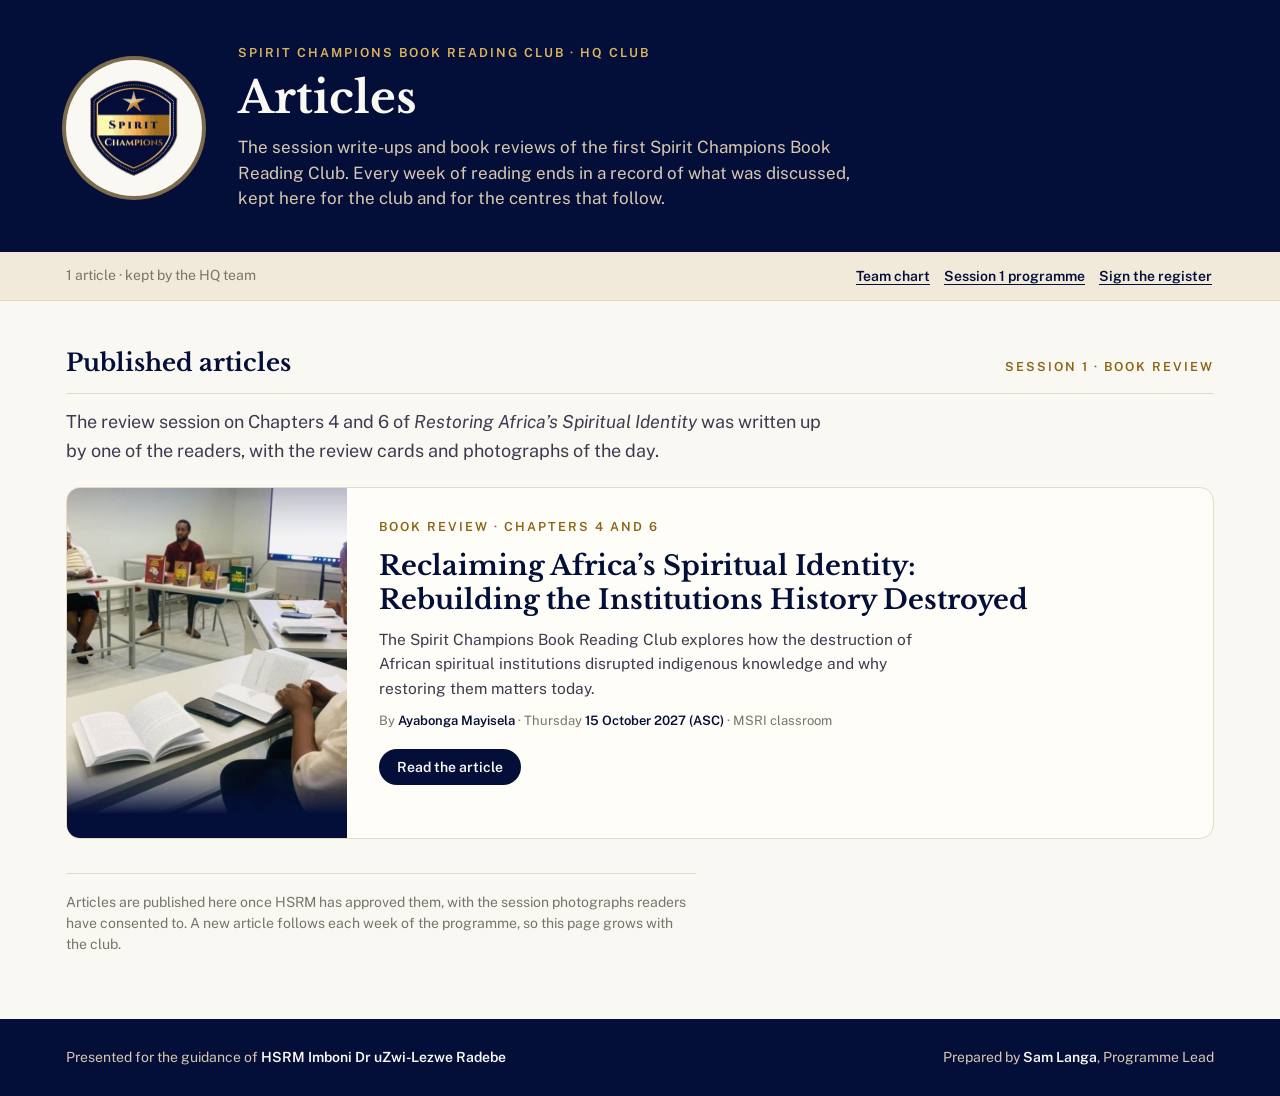
<file: articles.html>
<!doctype html>
<html lang="en">
<head>
<meta charset="utf-8">
<meta name="viewport" content="width=device-width, initial-scale=1, viewport-fit=cover">
<meta name="robots" content="noindex, nofollow">
<title>Articles · Spirit Champions HQ</title>
<meta name="description" content="Session write-ups, book reviews and photographs from the Spirit Champions Book Reading Club at HQ.">
<link rel="icon" href="/assets/logo.png">
<link rel="preconnect" href="https://fonts.googleapis.com">
<link rel="preconnect" href="https://fonts.gstatic.com" crossorigin>
<link rel="stylesheet" href="https://fonts.googleapis.com/css2?family=Libre+Baskerville:ital,wght@0,400;0,700;1,400&family=Public+Sans:wght@400;500;600;700&display=swap">
<link rel="stylesheet" href="/assets/style.css">
<link rel="stylesheet" href="/assets/articles/style.css">
</head>
<body>
<header class="mast">
  <div class="wrap">
    <div class="plate"><img src="/assets/logo.png" alt="Spirit Champions logo"></div>
    <div class="grow">
      <p class="eyebrow">Spirit Champions Book Reading Club · HQ Club</p>
      <h1>Articles</h1>
      <p class="sub">The session write-ups and book reviews of the first Spirit Champions Book Reading Club. Every week of reading ends in a record of what was discussed, kept here for the club and for the centres that follow.</p>
    </div>
  </div>
</header>

<div class="strip">
  <div class="wrap">
    <span class="note"><span id="count">1 article</span> · kept by the HQ team</span>
    <span class="actions"><a class="lnk" href="/">Team chart</a><a class="lnk" href="/programme">Session 1 programme</a><a class="lnk" href="/register">Sign the register</a></span>
  </div>
</div>

<main>
  <div class="wrap page">
    <section aria-labelledby="pub-h">
      <div class="sec-head"><h2 id="pub-h">Published articles</h2><span class="eyebrow">Session 1 · Book review</span></div>
      <p class="hub-lead">The review session on Chapters 4 and 6 of <i>Restoring Africa’s Spiritual Identity</i> was written up by one of the readers, with the review cards and photographs of the day.</p>

      <div class="art-list">
        <article class="art-item">
          <div class="thumb">
            <img src="/assets/articles/reclaiming-africas-spiritual-identity/card.jpg" alt="The Spirit Champions Book Reading Club in session at the MSRI classroom" width="640" height="800">
          </div>
          <div class="txt">
            <p class="eyebrow">Book review · Chapters 4 and 6</p>
            <h2><a href="/articles/reclaiming-africas-spiritual-identity">Reclaiming Africa’s Spiritual Identity: Rebuilding the Institutions History Destroyed</a></h2>
            <p class="stand">The Spirit Champions Book Reading Club explores how the destruction of African spiritual institutions disrupted indigenous knowledge and why restoring them matters today.</p>
            <p class="meta">By <b>Ayabonga Mayisela</b> · Thursday <b>15 October 2027 (ASC)</b> · MSRI classroom</p>
            <a class="btn" href="/articles/reclaiming-africas-spiritual-identity">Read the article</a>
          </div>
        </article>
      </div>

      <p class="hub-note">Articles are published here once HSRM has approved them, with the session photographs readers have consented to. A new article follows each week of the programme, so this page grows with the club.</p>
    </section>
  </div>
</main>

<footer>
  <div class="wrap">
    <span>Presented for the guidance of <b>HSRM Imboni Dr uZwi-Lezwe Radebe</b></span>
    <span>Prepared by <b>Sam Langa</b>, Programme Lead</span>
  </div>
</footer>

<script>
/* The count in the strip follows the list, so the page stays right when an article is added. */
(function () {
  const n = document.querySelectorAll(".art-list .art-item").length;
  const el = document.getElementById("count");
  if (el) el.textContent = n + (n === 1 ? " article" : " articles");
})();
</script>
</body>
</html>
</file>
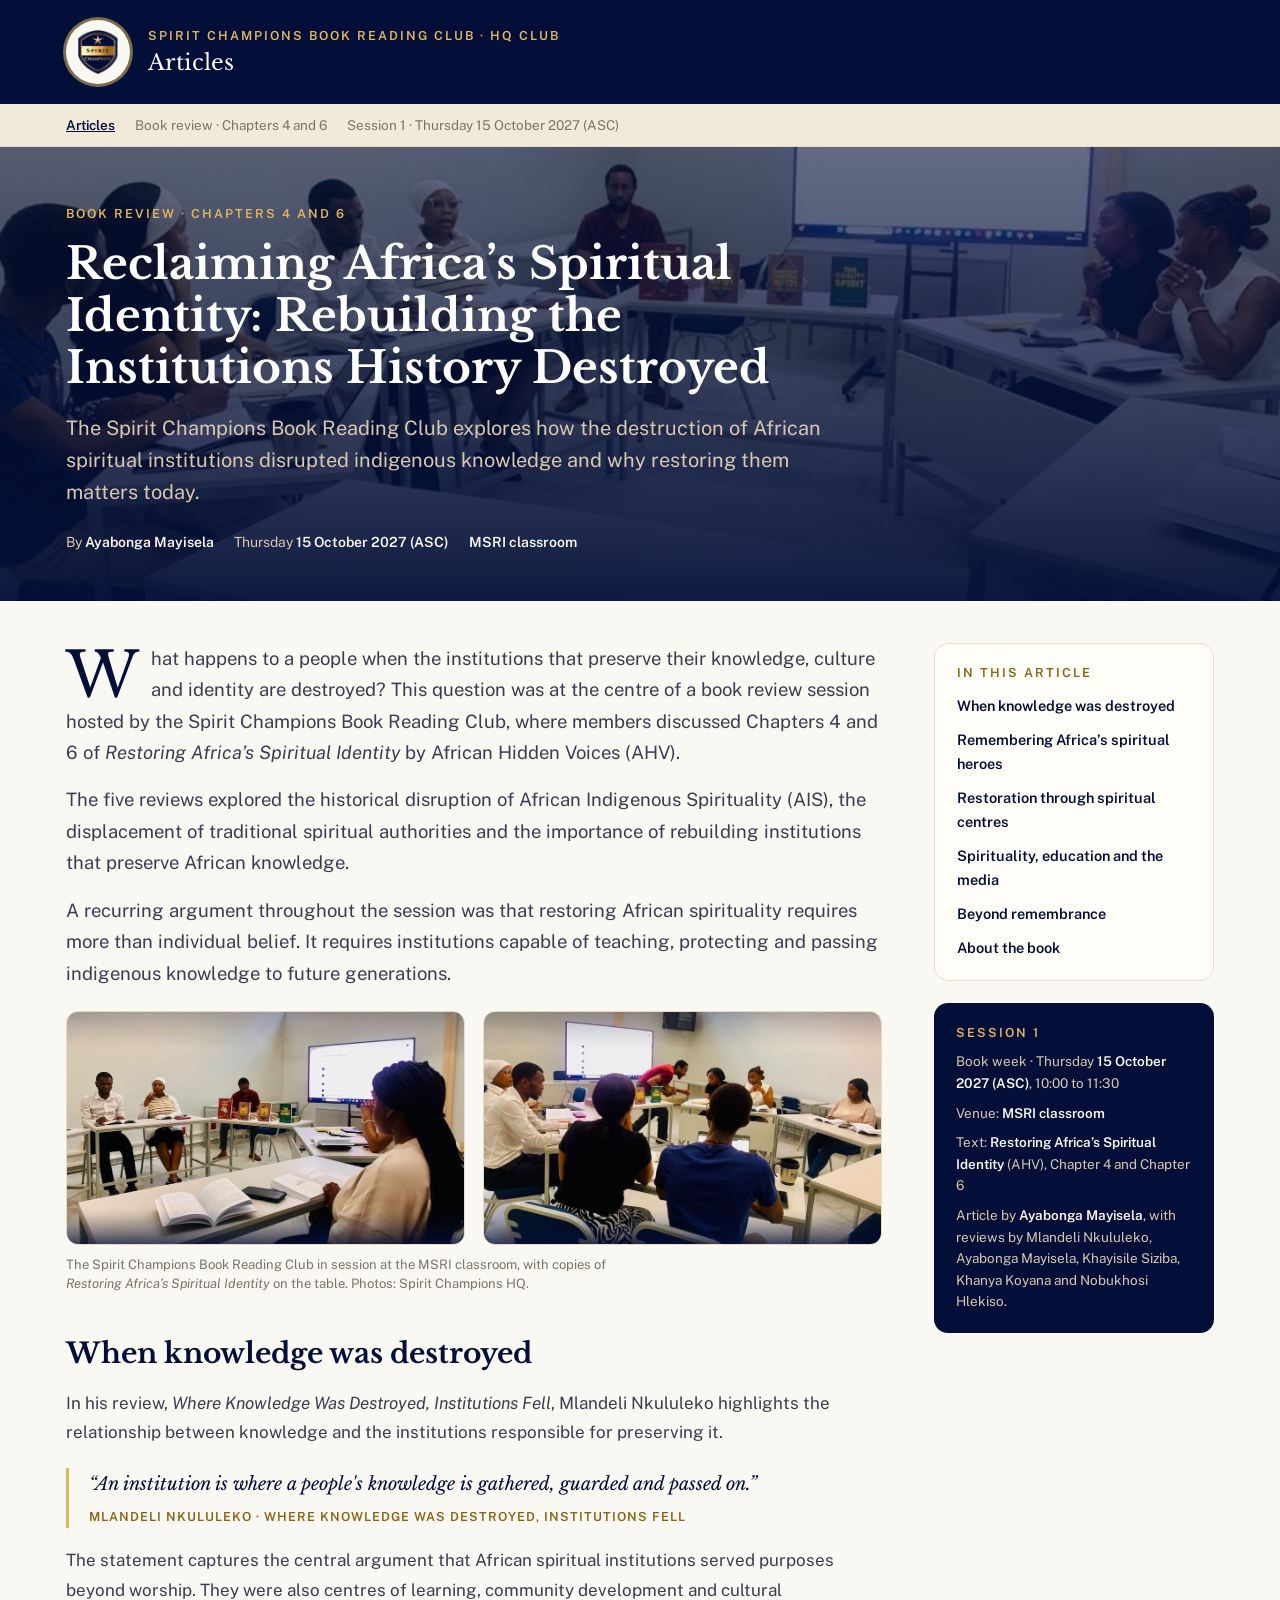
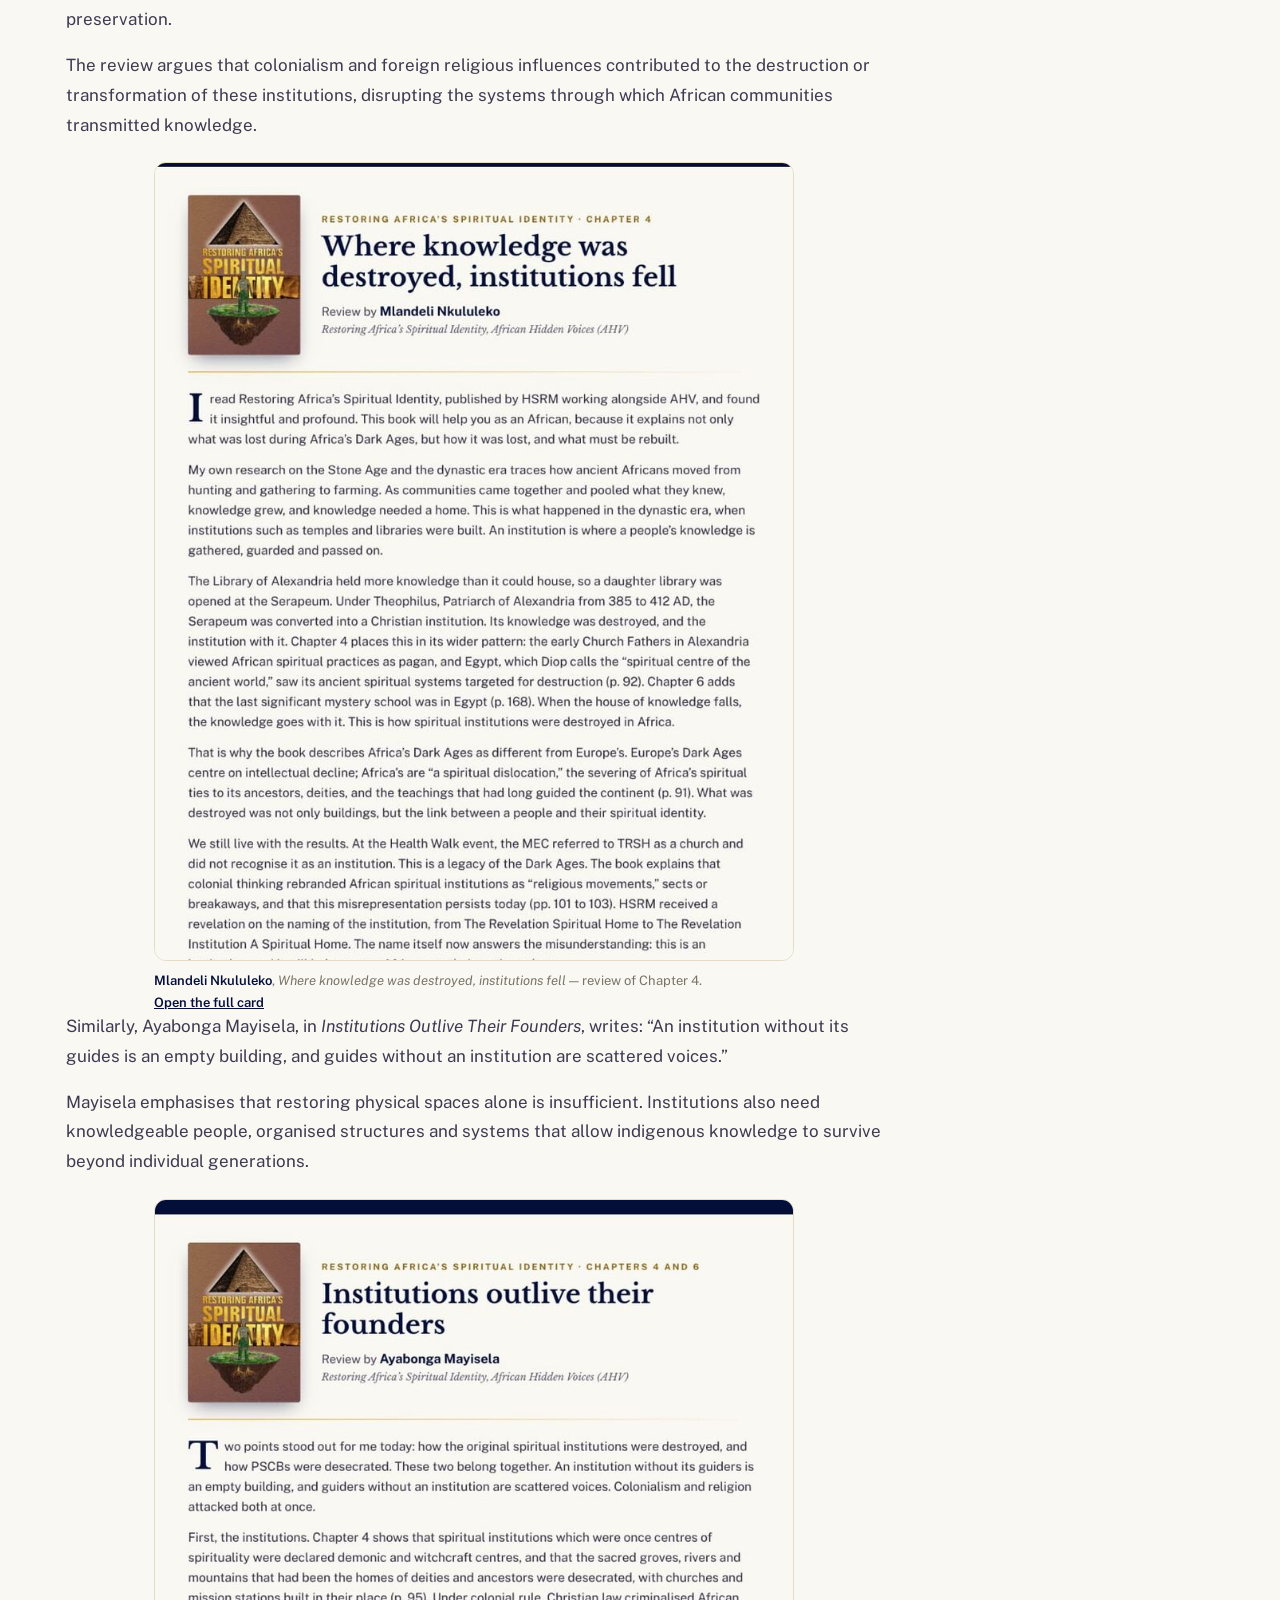
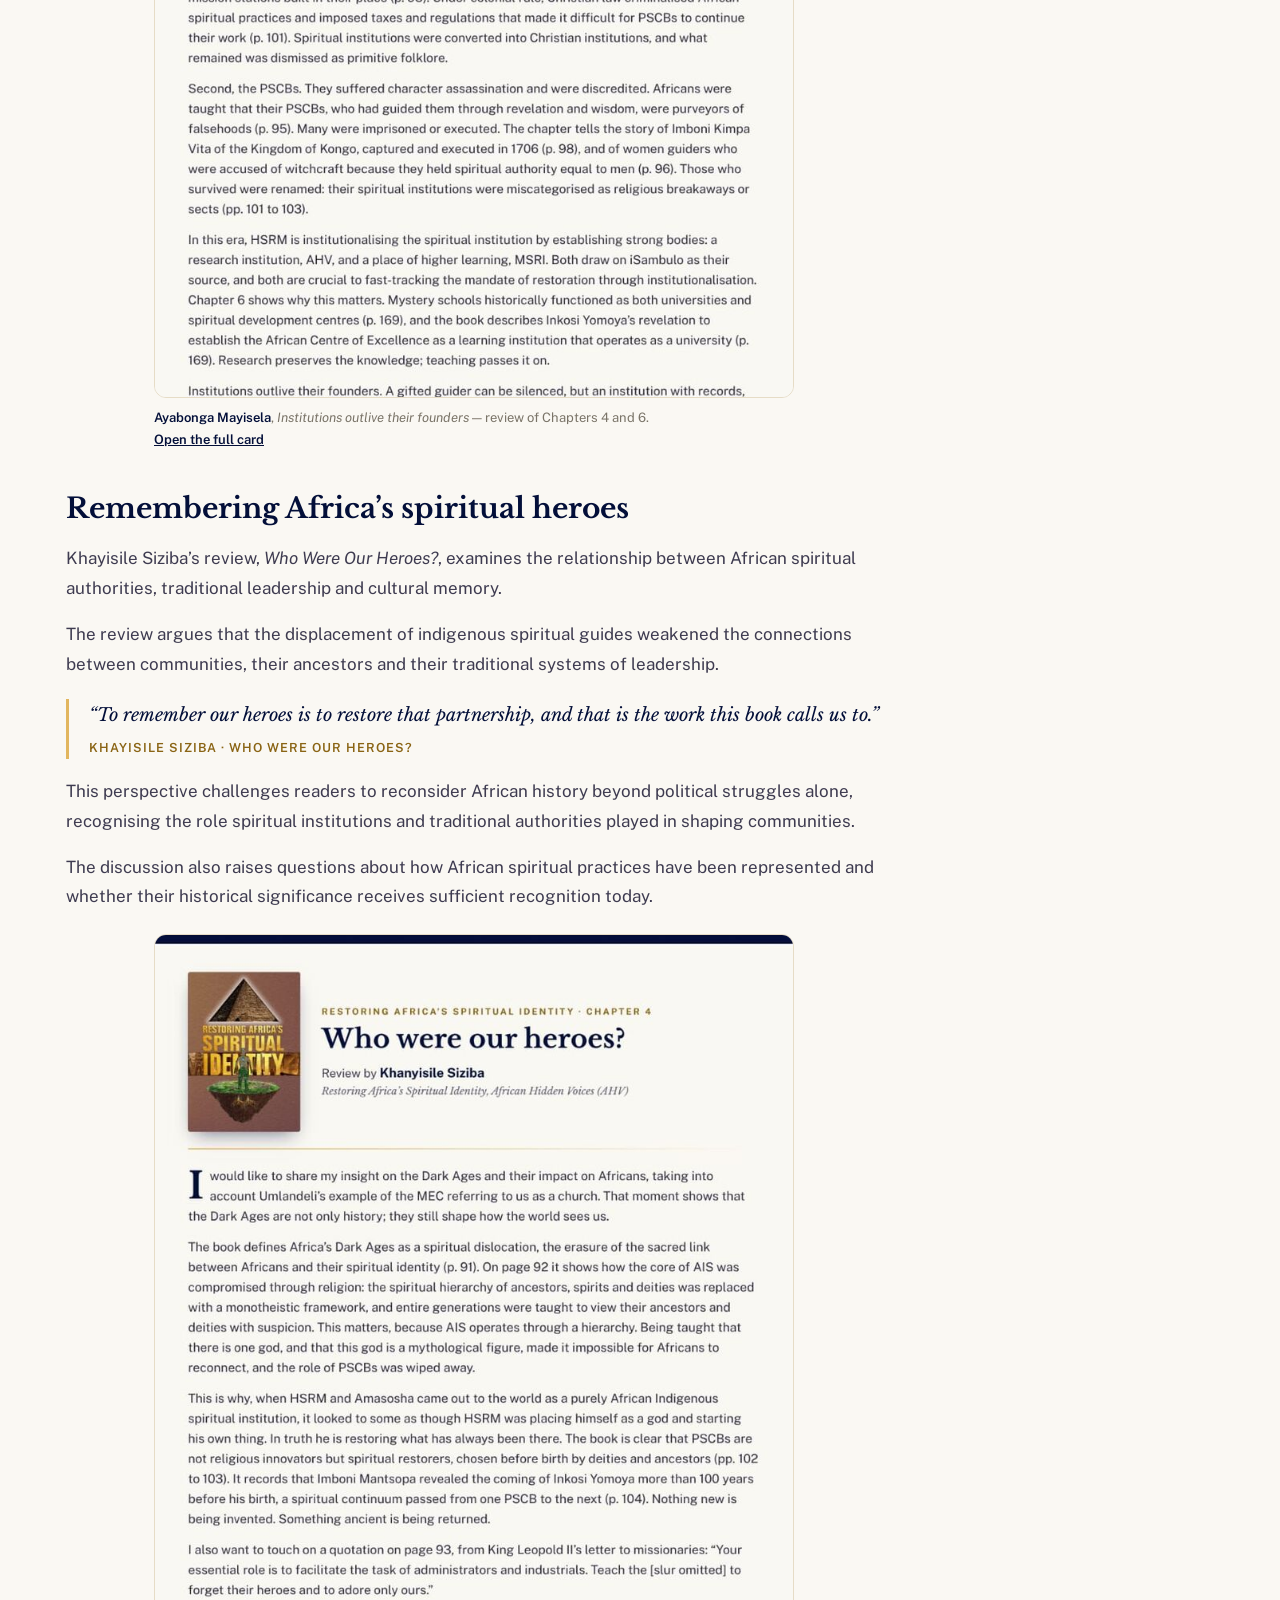
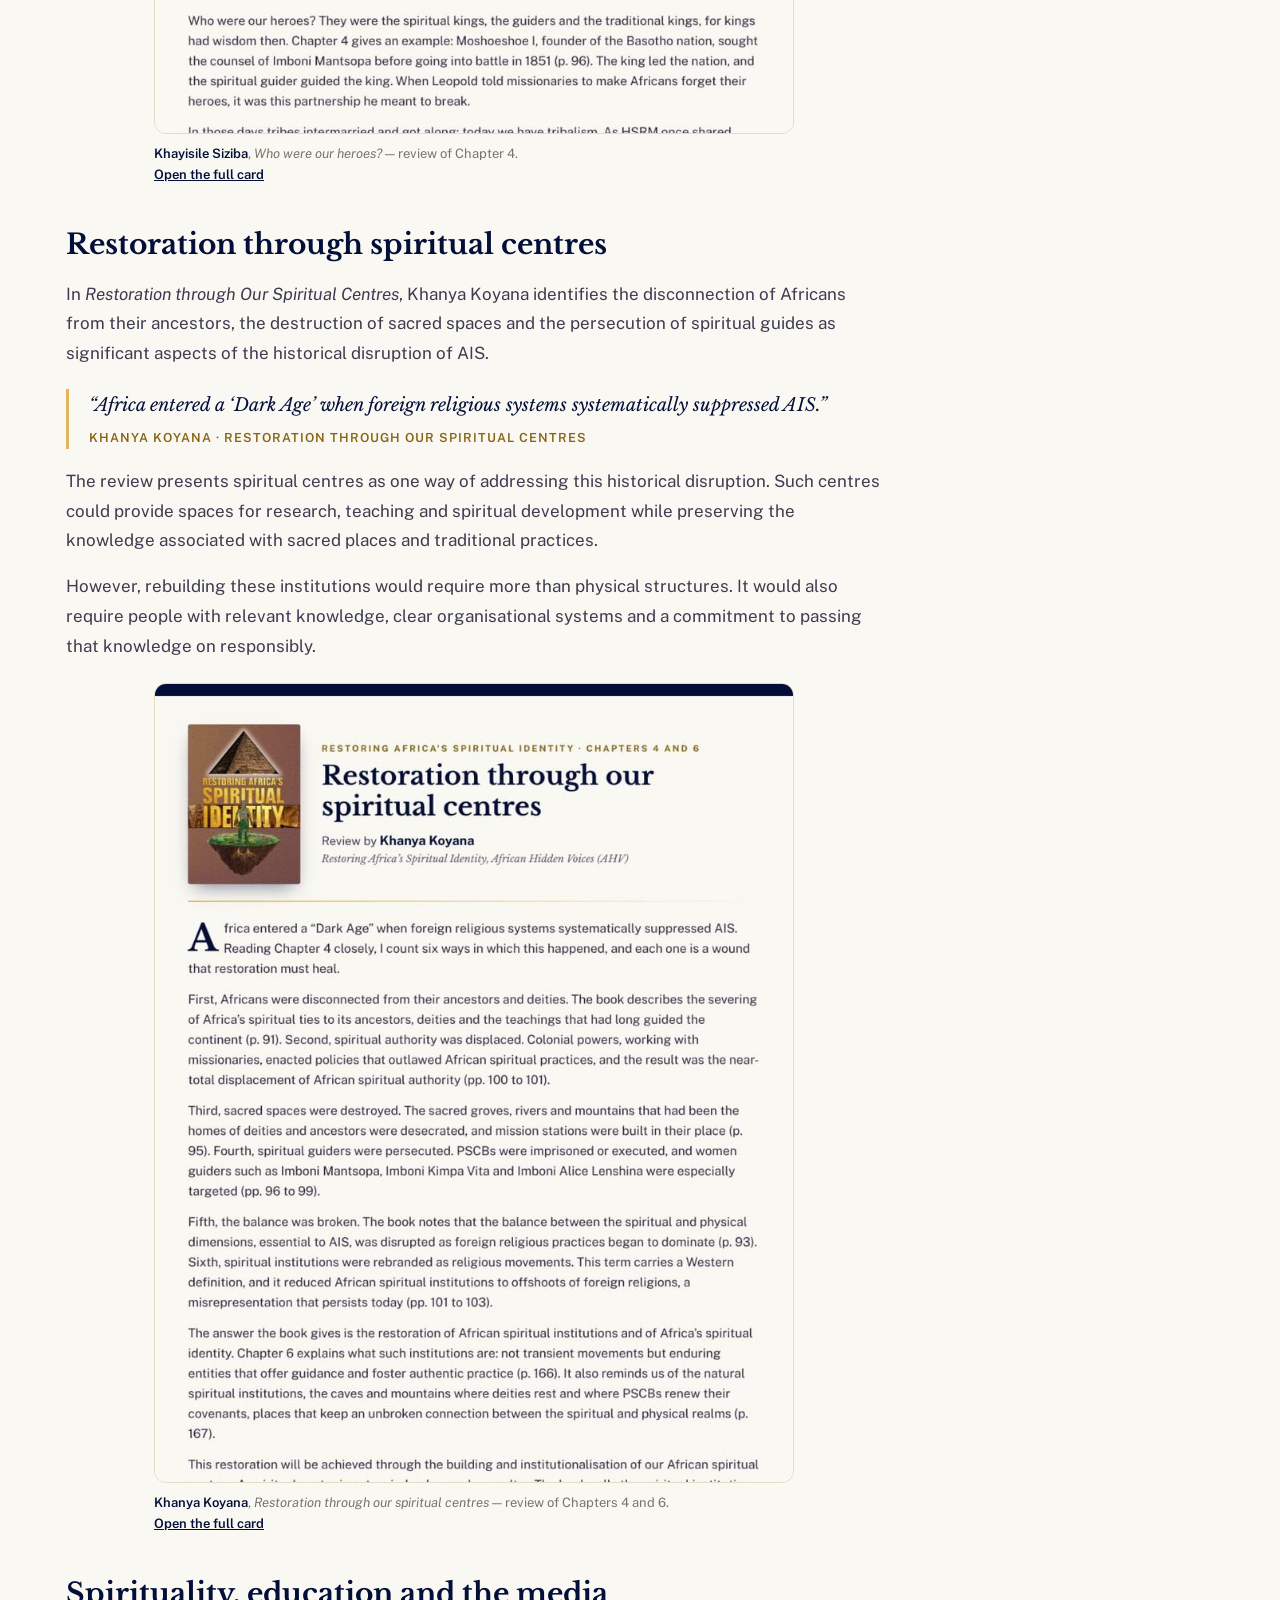
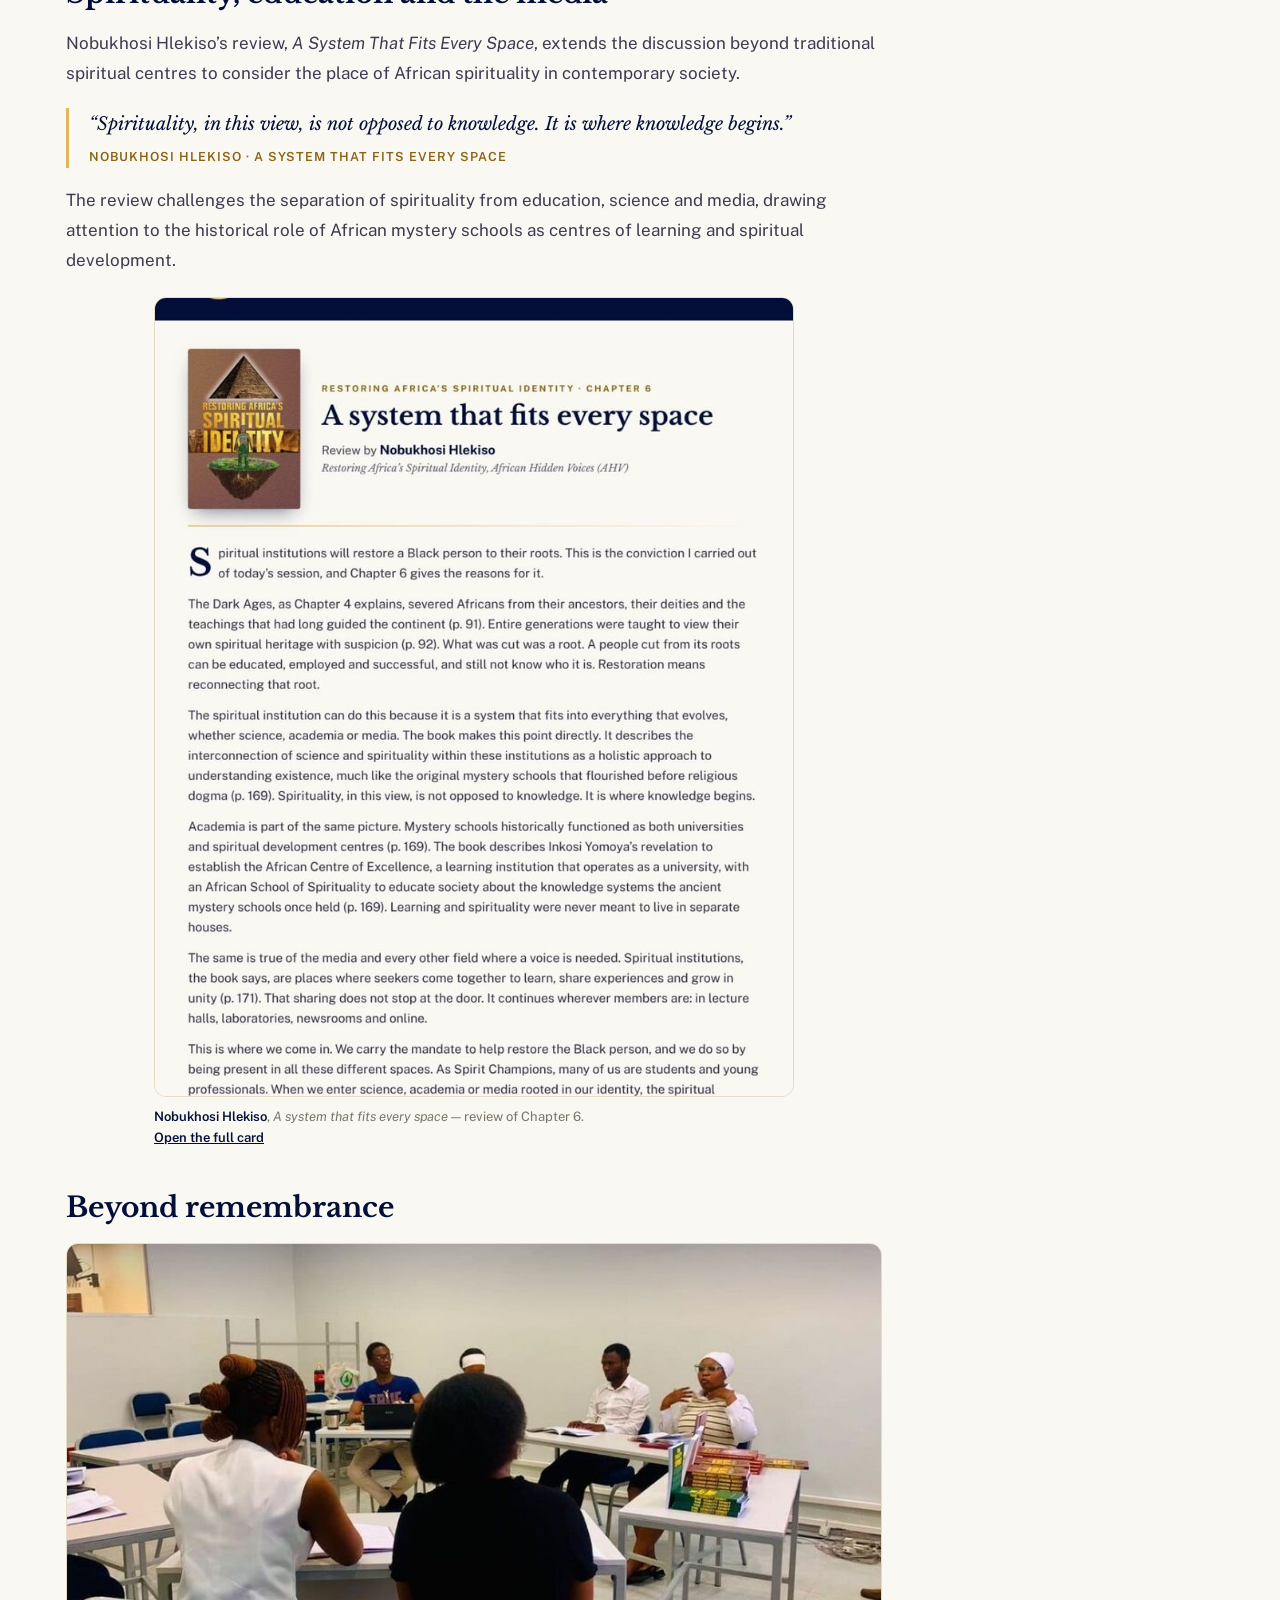
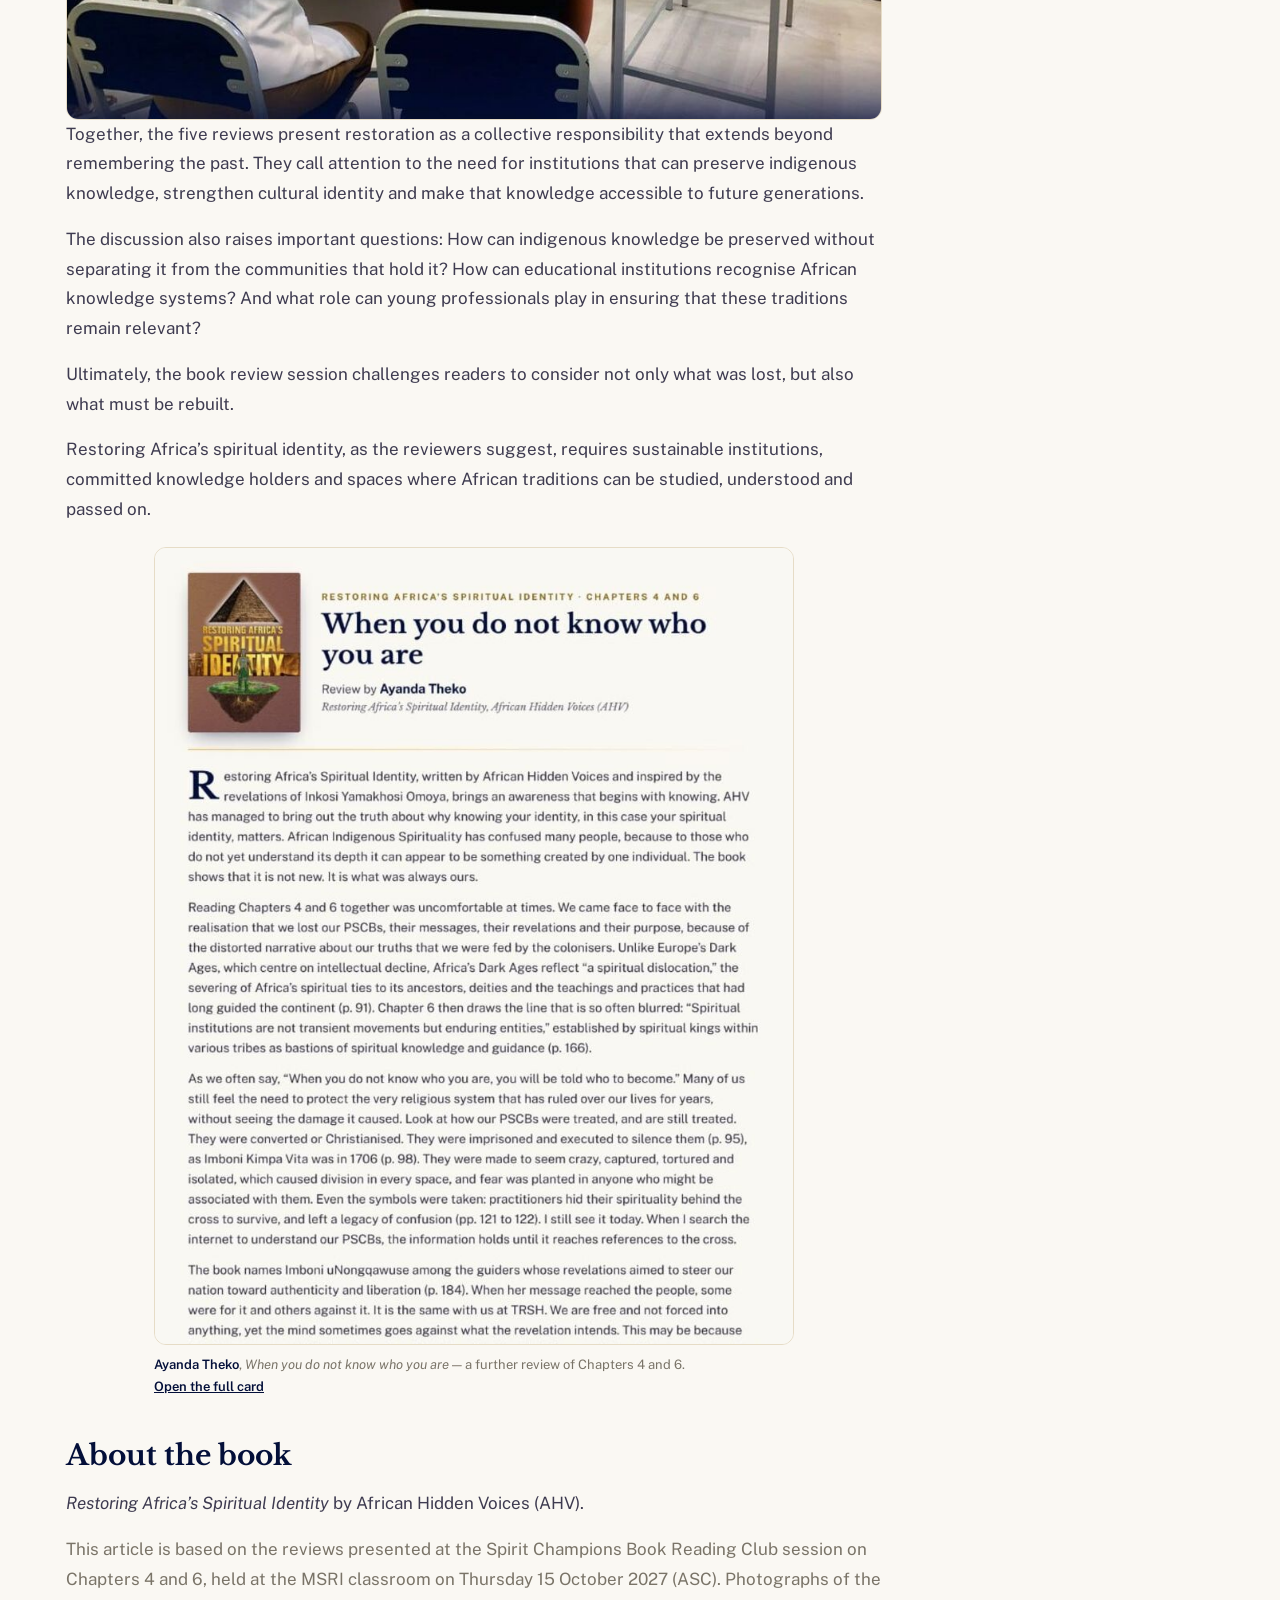
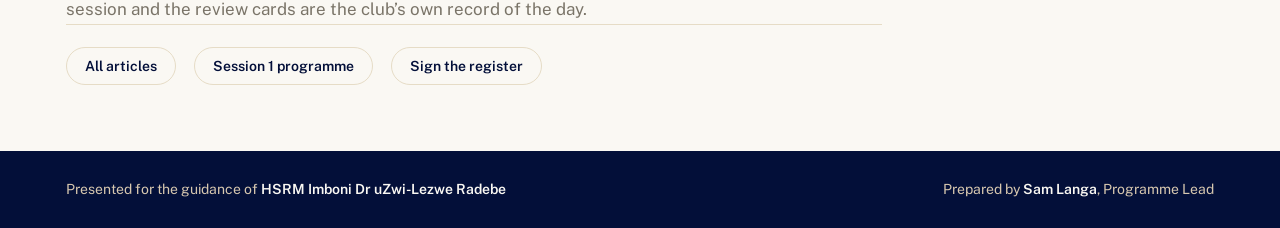
<file: articles/reclaiming-africas-spiritual-identity.html>
<!doctype html>
<html lang="en">
<head>
<meta charset="utf-8">
<meta name="viewport" content="width=device-width, initial-scale=1, viewport-fit=cover">
<meta name="robots" content="noindex, nofollow">
<title>Reclaiming Africa's Spiritual Identity · Spirit Champions HQ</title>
<meta name="description" content="The Spirit Champions Book Reading Club explores how the destruction of African spiritual institutions disrupted indigenous knowledge and why restoring them matters today.">
<link rel="icon" href="/assets/logo.png">
<link rel="preconnect" href="https://fonts.googleapis.com">
<link rel="preconnect" href="https://fonts.gstatic.com" crossorigin>
<link rel="stylesheet" href="https://fonts.googleapis.com/css2?family=Libre+Baskerville:ital,wght@0,400;0,700;1,400&family=Public+Sans:wght@400;500;600;700&display=swap">
<link rel="stylesheet" href="/assets/style.css">
<link rel="stylesheet" href="/assets/articles/style.css">
</head>
<body>
<header class="mast slim">
  <div class="wrap">
    <div class="plate"><img src="/assets/logo.png" alt="Spirit Champions logo"></div>
    <div class="grow">
      <p class="eyebrow">Spirit Champions Book Reading Club · HQ Club</p>
      <p class="mast-link"><a href="/articles">Articles</a></p>
    </div>
  </div>
</header>

<nav class="crumbs" aria-label="Breadcrumb">
  <div class="wrap">
    <span><a href="/articles">Articles</a></span>
    <span>Book review · Chapters 4 and 6</span>
    <span>Session 1 · Thursday 15 October 2027 (ASC)</span>
  </div>
</nav>

<div class="art-hero">
  <img class="bg" src="/assets/articles/reclaiming-africas-spiritual-identity/hero.jpg" alt="" width="1600" height="933">
  <div class="wrap">
    <div class="inner">
      <p class="eyebrow">Book review · Chapters 4 and 6</p>
      <h1>Reclaiming Africa’s Spiritual Identity: Rebuilding the Institutions History Destroyed</h1>
      <p class="stand">The Spirit Champions Book Reading Club explores how the destruction of African spiritual institutions disrupted indigenous knowledge and why restoring them matters today.</p>
      <p class="byline"><span>By <b>Ayabonga Mayisela</b></span><span>Thursday <b>15 October 2027 (ASC)</b></span><span><b>MSRI classroom</b></span></p>
    </div>
  </div>
</div>

<main>
  <div class="wrap art-wrap">

    <article class="art-main">

      <section class="art-lede">
        <p>What happens to a people when the institutions that preserve their knowledge, culture and identity are destroyed? This question was at the centre of a book review session hosted by the Spirit Champions Book Reading Club, where members discussed Chapters 4 and 6 of <i>Restoring Africa’s Spiritual Identity</i> by African Hidden Voices (AHV).</p>
        <p>The five reviews explored the historical disruption of African Indigenous Spirituality (AIS), the displacement of traditional spiritual authorities and the importance of rebuilding institutions that preserve African knowledge.</p>
        <p>A recurring argument throughout the session was that restoring African spirituality requires more than individual belief. It requires institutions capable of teaching, protecting and passing indigenous knowledge to future generations.</p>
        <figure class="figure">
          <div class="duo">
            <a href="/assets/articles/reclaiming-africas-spiritual-identity/room-1.jpg" target="_blank" rel="noopener">
              <img src="/assets/articles/reclaiming-africas-spiritual-identity/room-1.jpg" alt="Members seated around the tables of the MSRI classroom during the book review session" width="900" height="525">
            </a>
            <a href="/assets/articles/reclaiming-africas-spiritual-identity/room-2.jpg" target="_blank" rel="noopener">
              <img src="/assets/articles/reclaiming-africas-spiritual-identity/room-2.jpg" alt="Readers with open books and notebooks as the review of Chapters 4 and 6 is presented" width="900" height="525">
            </a>
          </div>
          <figcaption>The Spirit Champions Book Reading Club in session at the MSRI classroom, with copies of <i>Restoring Africa’s Spiritual Identity</i> on the table. Photos: Spirit Champions HQ.</figcaption>
        </figure>
      </section>

      <section id="knowledge">
        <h2>When knowledge was destroyed</h2>
        <p>In his review, <i>Where Knowledge Was Destroyed, Institutions Fell</i>, Mlandeli Nkululeko highlights the relationship between knowledge and the institutions responsible for preserving it.</p>
        <blockquote>
          “An institution is where a people's knowledge is gathered, guarded and passed on.”
          <cite>Mlandeli Nkululeko · Where Knowledge Was Destroyed, Institutions Fell</cite>
        </blockquote>
        <p>The statement captures the central argument that African spiritual institutions served purposes beyond worship. They were also centres of learning, community development and cultural preservation.</p>
        <p>The review argues that colonialism and foreign religious influences contributed to the destruction or transformation of these institutions, disrupting the systems through which African communities transmitted knowledge.</p>
        <figure class="figure narrow">
          <a href="/assets/articles/reclaiming-africas-spiritual-identity/review-knowledge.jpg" target="_blank" rel="noopener">
            <img src="/assets/articles/reclaiming-africas-spiritual-identity/review-knowledge.jpg" alt="Review card: Where knowledge was destroyed, institutions fell, a review of Chapter 4 by Mlandeli Nkululeko" loading="lazy" width="800" height="1000">
          </a>
          <figcaption><b>Mlandeli Nkululeko</b>, <i>Where knowledge was destroyed, institutions fell</i> — review of Chapter 4. <a class="full" href="/assets/articles/reclaiming-africas-spiritual-identity/review-knowledge.jpg" target="_blank" rel="noopener">Open the full card</a></figcaption>
        </figure>
        <p>Similarly, Ayabonga Mayisela, in <i>Institutions Outlive Their Founders</i>, writes: “An institution without its guides is an empty building, and guides without an institution are scattered voices.”</p>
        <p>Mayisela emphasises that restoring physical spaces alone is insufficient. Institutions also need knowledgeable people, organised structures and systems that allow indigenous knowledge to survive beyond individual generations.</p>
        <figure class="figure narrow">
          <a href="/assets/articles/reclaiming-africas-spiritual-identity/review-institutions.jpg" target="_blank" rel="noopener">
            <img src="/assets/articles/reclaiming-africas-spiritual-identity/review-institutions.jpg" alt="Review card: Institutions outlive their founders, a review of Chapters 4 and 6 by Ayabonga Mayisela" loading="lazy" width="800" height="1000">
          </a>
          <figcaption><b>Ayabonga Mayisela</b>, <i>Institutions outlive their founders</i> — review of Chapters 4 and 6. <a class="full" href="/assets/articles/reclaiming-africas-spiritual-identity/review-institutions.jpg" target="_blank" rel="noopener">Open the full card</a></figcaption>
        </figure>
      </section>

      <section id="heroes">
        <h2>Remembering Africa’s spiritual heroes</h2>
        <p>Khayisile Siziba’s review, <i>Who Were Our Heroes?</i>, examines the relationship between African spiritual authorities, traditional leadership and cultural memory.</p>
        <p>The review argues that the displacement of indigenous spiritual guides weakened the connections between communities, their ancestors and their traditional systems of leadership.</p>
        <blockquote>
          “To remember our heroes is to restore that partnership, and that is the work this book calls us to.”
          <cite>Khayisile Siziba · Who Were Our Heroes?</cite>
        </blockquote>
        <p>This perspective challenges readers to reconsider African history beyond political struggles alone, recognising the role spiritual institutions and traditional authorities played in shaping communities.</p>
        <p>The discussion also raises questions about how African spiritual practices have been represented and whether their historical significance receives sufficient recognition today.</p>
        <figure class="figure narrow">
          <a href="/assets/articles/reclaiming-africas-spiritual-identity/review-heroes.jpg" target="_blank" rel="noopener">
            <img src="/assets/articles/reclaiming-africas-spiritual-identity/review-heroes.jpg" alt="Review card: Who were our heroes?, a review of Chapter 4 by Khayisile Siziba" loading="lazy" width="800" height="1000">
          </a>
          <figcaption><b>Khayisile Siziba</b>, <i>Who were our heroes?</i> — review of Chapter 4. <a class="full" href="/assets/articles/reclaiming-africas-spiritual-identity/review-heroes.jpg" target="_blank" rel="noopener">Open the full card</a></figcaption>
        </figure>
      </section>

      <section id="centres">
        <h2>Restoration through spiritual centres</h2>
        <p>In <i>Restoration through Our Spiritual Centres</i>, Khanya Koyana identifies the disconnection of Africans from their ancestors, the destruction of sacred spaces and the persecution of spiritual guides as significant aspects of the historical disruption of AIS.</p>
        <blockquote>
          “Africa entered a ‘Dark Age’ when foreign religious systems systematically suppressed AIS.”
          <cite>Khanya Koyana · Restoration through Our Spiritual Centres</cite>
        </blockquote>
        <p>The review presents spiritual centres as one way of addressing this historical disruption. Such centres could provide spaces for research, teaching and spiritual development while preserving the knowledge associated with sacred places and traditional practices.</p>
        <p>However, rebuilding these institutions would require more than physical structures. It would also require people with relevant knowledge, clear organisational systems and a commitment to passing that knowledge on responsibly.</p>
        <figure class="figure narrow">
          <a href="/assets/articles/reclaiming-africas-spiritual-identity/review-centres.jpg" target="_blank" rel="noopener">
            <img src="/assets/articles/reclaiming-africas-spiritual-identity/review-centres.jpg" alt="Review card: Restoration through our spiritual centres, a review of Chapters 4 and 6 by Khanya Koyana" loading="lazy" width="800" height="1000">
          </a>
          <figcaption><b>Khanya Koyana</b>, <i>Restoration through our spiritual centres</i> — review of Chapters 4 and 6. <a class="full" href="/assets/articles/reclaiming-africas-spiritual-identity/review-centres.jpg" target="_blank" rel="noopener">Open the full card</a></figcaption>
        </figure>
      </section>

      <section id="media">
        <h2>Spirituality, education and the media</h2>
        <p>Nobukhosi Hlekiso’s review, <i>A System That Fits Every Space</i>, extends the discussion beyond traditional spiritual centres to consider the place of African spirituality in contemporary society.</p>
        <blockquote>
          “Spirituality, in this view, is not opposed to knowledge. It is where knowledge begins.”
          <cite>Nobukhosi Hlekiso · A System That Fits Every Space</cite>
        </blockquote>
        <p>The review challenges the separation of spirituality from education, science and media, drawing attention to the historical role of African mystery schools as centres of learning and spiritual development.</p>
        <figure class="figure narrow">
          <a href="/assets/articles/reclaiming-africas-spiritual-identity/review-system.jpg" target="_blank" rel="noopener">
            <img src="/assets/articles/reclaiming-africas-spiritual-identity/review-system.jpg" alt="Review card: A system that fits every space, a review of Chapter 6 by Nobukhosi Hlekiso" loading="lazy" width="800" height="1000">
          </a>
          <figcaption><b>Nobukhosi Hlekiso</b>, <i>A system that fits every space</i> — review of Chapter 6. <a class="full" href="/assets/articles/reclaiming-africas-spiritual-identity/review-system.jpg" target="_blank" rel="noopener">Open the full card</a></figcaption>
        </figure>
      </section>

      <section id="beyond">
        <h2>Beyond remembrance</h2>
        <figure class="figure">
          <a href="/assets/articles/reclaiming-africas-spiritual-identity/room-3.jpg" target="_blank" rel="noopener">
            <img src="/assets/articles/reclaiming-africas-spiritual-identity/room-3.jpg" alt="Readers continue the discussion around the tables in the MSRI classroom" loading="lazy" width="900" height="525">
          </a>
        </figure>
        <p>Together, the five reviews present restoration as a collective responsibility that extends beyond remembering the past. They call attention to the need for institutions that can preserve indigenous knowledge, strengthen cultural identity and make that knowledge accessible to future generations.</p>
        <p>The discussion also raises important questions: How can indigenous knowledge be preserved without separating it from the communities that hold it? How can educational institutions recognise African knowledge systems? And what role can young professionals play in ensuring that these traditions remain relevant?</p>
        <p>Ultimately, the book review session challenges readers to consider not only what was lost, but also what must be rebuilt.</p>
        <p>Restoring Africa’s spiritual identity, as the reviewers suggest, requires sustainable institutions, committed knowledge holders and spaces where African traditions can be studied, understood and passed on.</p>
        <figure class="figure narrow">
          <a href="/assets/articles/reclaiming-africas-spiritual-identity/review-identity.jpg" target="_blank" rel="noopener">
            <img src="/assets/articles/reclaiming-africas-spiritual-identity/review-identity.jpg" alt="Review card: When you do not know who you are, by Ayanda Theko" loading="lazy" width="800" height="1000">
          </a>
          <figcaption><b>Ayanda Theko</b>, <i>When you do not know who you are</i> — a further review of Chapters 4 and 6. <a class="full" href="/assets/articles/reclaiming-africas-spiritual-identity/review-identity.jpg" target="_blank" rel="noopener">Open the full card</a></figcaption>
        </figure>
      </section>

      <section id="about">
        <h2>About the book</h2>
        <p class="book"><i>Restoring Africa’s Spiritual Identity</i> by African Hidden Voices (AHV).</p>
        <p class="hint">This article is based on the reviews presented at the Spirit Champions Book Reading Club session on Chapters 4 and 6, held at the MSRI classroom on Thursday 15 October 2027 (ASC). Photographs of the session and the review cards are the club’s own record of the day.</p>
        <div class="art-end">
          <a class="btn ghost" href="/articles">All articles</a>
          <a class="btn ghost" href="/programme">Session 1 programme</a>
          <a class="btn ghost" href="/register">Sign the register</a>
        </div>
      </section>

    </article>

    <aside class="art-aside">
      <nav class="idx" aria-labelledby="idx-h">
        <p class="eyebrow" id="idx-h">In this article</p>
        <ol>
          <li><a href="#knowledge">When knowledge was destroyed</a></li>
          <li><a href="#heroes">Remembering Africa’s spiritual heroes</a></li>
          <li><a href="#centres">Restoration through spiritual centres</a></li>
          <li><a href="#media">Spirituality, education and the media</a></li>
          <li><a href="#beyond">Beyond remembrance</a></li>
          <li><a href="#about">About the book</a></li>
        </ol>
      </nav>
      <div class="facts-card">
        <p class="eyebrow">Session 1</p>
        <p>Book week · Thursday <b>15 October 2027 (ASC)</b>, 10:00 to 11:30</p>
        <p>Venue: <b>MSRI classroom</b></p>
        <p>Text: <b>Restoring Africa’s Spiritual Identity</b> (AHV), Chapter 4 and Chapter 6</p>
        <p>Article by <b>Ayabonga Mayisela</b>, with reviews by Mlandeli Nkululeko, Ayabonga Mayisela, Khayisile Siziba, Khanya Koyana and Nobukhosi Hlekiso.</p>
      </div>
    </aside>

  </div>
</main>

<footer>
  <div class="wrap">
    <span>Presented for the guidance of <b>HSRM Imboni Dr uZwi-Lezwe Radebe</b></span>
    <span>Prepared by <b>Sam Langa</b>, Programme Lead</span>
  </div>
</footer>
</body>
</html>
</file>
<file: assets/style.css>
/* Spirit Champions HQ team site. One light look, matching the club's print material. */
:root{
  --navy:#030F39; --navy-2:#0B1A4E; --gold:#E2B65E; --gold-dk:#8A6414;
  --ivory:#FAF8F3; --sand:#F1EADB; --card:#FFFDF8; --line:#E6DCC6;
  --ink:#030F39; --body:#3E3B50; --muted:#7A7468; --cream:#D8C8B0;
  --ok:#2F6B3A; --err:#990000;
  --serif:'Libre Baskerville', Georgia, 'Times New Roman', serif;
  --sans:'Public Sans', 'Segoe UI', Arial, sans-serif;
  color-scheme:light;
}
*{box-sizing:border-box}
html{-webkit-text-size-adjust:100%}
body{background:var(--ivory);color:var(--body);font-family:var(--sans);font-size:16px;line-height:1.5;margin:0;min-height:100vh;display:flex;flex-direction:column}
main{flex:1}
img{max-width:100%}
[hidden]{display:none!important}
.wrap{max-width:1180px;margin:0 auto;width:100%;padding-left:max(16px, env(safe-area-inset-left, 0px));padding-right:max(16px, env(safe-area-inset-right, 0px))}
h1,h2,h3{font-family:var(--serif);color:var(--ink);margin:0;text-wrap:balance}
p{margin:0}
a{color:var(--ink)}
.eyebrow{font-size:12.5px;letter-spacing:.16em;text-transform:uppercase;font-weight:600}

.mast{background:var(--navy);color:var(--ivory)}
.mast .wrap{padding-block:44px 40px;display:flex;gap:36px;align-items:center}
.mast.slim .wrap{padding-block:20px;gap:18px}
.plate{width:136px;height:136px;flex:none;border-radius:50%;background:var(--ivory);display:grid;place-items:center;box-shadow:0 0 0 4px rgba(226,182,94,.55)}
.plate img{width:88px;height:auto}
.mast.slim .plate{width:64px;height:64px;box-shadow:0 0 0 3px rgba(226,182,94,.55)}
.mast.slim .plate img{width:40px}
.mast .eyebrow{color:var(--gold)}
.mast h1{color:var(--ivory);font-size:clamp(28px,4.2vw,44px);line-height:1.15;margin-top:10px}
.mast.slim h1{font-size:22px;margin-top:4px}
.mast .sub{color:var(--cream);font-size:17px;margin-top:12px;max-width:62ch}
.mast .grow{flex:1;min-width:0}
.facts{display:flex;flex-wrap:wrap;gap:10px 28px;margin-top:22px;font-size:14px;color:var(--cream)}
.facts b{color:var(--ivory);font-weight:600}
.mast a.signin{color:var(--gold);font-weight:600;font-size:14px;text-decoration:none;border:1px solid rgba(226,182,94,.5);border-radius:999px;padding:8px 16px;white-space:nowrap}
.mast a.signin:hover{background:rgba(226,182,94,.12)}

.strip{background:var(--sand);border-bottom:1px solid var(--line)}
.strip .wrap{padding-block:12px;display:flex;flex-wrap:wrap;gap:12px 24px;align-items:center;justify-content:space-between;font-size:14px}
.note{color:var(--muted)}
.tabs{display:flex;gap:6px;flex-wrap:wrap}
.tab{background:transparent;border:1px solid transparent;border-radius:999px;padding:8px 16px;font:600 14px var(--sans);color:var(--body);cursor:pointer}
.tab[aria-selected="true"]{background:var(--navy);color:var(--ivory)}
.tab:hover:not([aria-selected="true"]){border-color:var(--line);background:var(--card)}

.page{padding-block:44px 64px;display:flex;flex-direction:column;gap:44px}
.sec-head{display:flex;align-items:baseline;justify-content:space-between;gap:16px;flex-wrap:wrap;border-bottom:1px solid var(--line);padding-bottom:12px}
.sec-head h2{font-size:24px}
.sec-head .eyebrow{color:var(--gold-dk)}

.leads{display:flex;flex-direction:column;gap:16px;margin-top:20px}
.lead{display:grid;grid-template-columns:220px minmax(0,1fr);gap:32px;align-items:center;background:var(--card);border:1px solid var(--line);border-radius:14px;padding:24px}
.lead .ph{aspect-ratio:4/5}
.lead h3{font-size:30px}
.lead .role{margin-top:8px}
.lead .bio{margin-top:14px;max-width:62ch}
.lead .btn{margin-top:18px}

.grid{display:grid;grid-template-columns:repeat(4,minmax(0,1fr));gap:24px;margin-top:20px}
.card{display:flex;flex-direction:column;background:var(--card);border:1px solid var(--line);border-radius:14px;overflow:hidden;text-align:left;padding:0;font:inherit;color:inherit;cursor:pointer;transition:transform .18s ease, box-shadow .18s ease}
.card:hover{transform:translateY(-3px);box-shadow:0 10px 24px -14px rgba(3,15,57,.45)}
:is(.card,.btn,.close,.tab,.lnk,a,input,textarea,select):focus-visible{outline:3px solid var(--gold);outline-offset:2px}
.card .ph{aspect-ratio:4/5;border-radius:0}
.card .txt{padding:16px 18px 20px;display:flex;flex-direction:column;gap:6px}
.card h3{font-size:18px;line-height:1.25}
.ph{width:100%;max-width:100%;background:var(--sand);border-radius:10px;overflow:hidden;position:relative}
.ph img{width:100%;height:100%;object-fit:cover;object-position:center 28%;display:block}
.ph.empty{display:grid;place-items:center;background:repeating-linear-gradient(135deg,var(--sand) 0 14px,#EDE4D1 14px 28px)}
.ph.empty span{font-family:var(--serif);font-size:44px;color:var(--gold-dk)}
.ph.empty svg{width:42%;height:auto;fill:#D9CBAA}
.ph.empty small{position:absolute;bottom:12px;left:0;right:0;text-align:center;font-size:12px;letter-spacing:.12em;text-transform:uppercase;color:var(--muted)}
.role{font-size:12px;letter-spacing:.13em;text-transform:uppercase;font-weight:700;color:var(--gold-dk)}
.bio{font-size:14.5px;color:var(--body);white-space:pre-line}
.card .bio{display:-webkit-box;-webkit-line-clamp:2;-webkit-box-orient:vertical;overflow:hidden}
.pending{color:var(--muted);font-style:italic}
h3.pending{font-weight:400;color:var(--muted)}
.state{padding:40px;border:1px dashed var(--line);border-radius:14px;text-align:center;color:var(--muted)}

.btn{display:inline-flex;align-items:center;justify-content:center;gap:8px;background:var(--navy);color:var(--ivory);border:0;border-radius:999px;padding:10px 18px;font:600 14px var(--sans);cursor:pointer;text-decoration:none}
.btn:hover{background:var(--navy-2)}
.btn.ghost{background:transparent;color:var(--ink);border:1px solid var(--line)}
.btn.ghost:hover{background:var(--sand)}
.btn[disabled]{opacity:.55;cursor:wait}
.lnk{background:none;border:0;padding:4px 2px;font:600 14px var(--sans);color:var(--ink);text-decoration:underline;text-underline-offset:3px;cursor:pointer}
.lnk.del{color:var(--err)}

/* forms */
.panel-f{background:var(--card);border:1px solid var(--line);border-radius:14px;padding:28px;display:flex;flex-direction:column;gap:18px}
.panel-f h2{font-size:22px}
.field{display:flex;flex-direction:column;gap:6px}
.field label{font-size:13px;font-weight:700;color:var(--ink)}
.hint{font-size:12.5px;color:var(--muted)}
input[type=text],input[type=email],input[type=password],input[type=number],textarea,select{width:100%;font:16px var(--sans);color:var(--ink);background:#fff;border:1px solid #D6CAB0;border-radius:8px;padding:10px 12px}
textarea{min-height:120px;resize:vertical;line-height:1.5}
.check{display:flex;gap:10px;align-items:center;font-size:14px}
.row2{display:grid;grid-template-columns:minmax(0,1fr) 120px;gap:12px}
.actions{display:flex;gap:10px;flex-wrap:wrap;align-items:center}
.msg{font-size:14px;min-height:1.5em}
.msg.ok{color:var(--ok)} .msg.err{color:var(--err)}

.auth{max-width:440px;margin:0 auto;width:100%}
.auth .tabs{margin-bottom:-6px}

.admin{display:grid;grid-template-columns:minmax(0,5fr) minmax(0,6fr);gap:32px;align-items:start}
.admin .panel-f{position:sticky;top:16px}
.photo-pick{display:flex;gap:16px;align-items:center}
.photo-pick .ph{width:96px;flex:none;aspect-ratio:4/5}
.photo-pick .ph.empty svg{width:50%}
.photo-pick .ph.empty small{display:none}
.photo-pick .acts{display:flex;flex-direction:column;gap:6px;align-items:flex-start}
.file{position:relative;overflow:hidden}
.file input{position:absolute;inset:0;opacity:0;cursor:pointer}
.list{display:flex;flex-direction:column;border:1px solid var(--line);border-radius:14px;background:var(--card);overflow:hidden;margin-top:16px}
.item{display:grid;grid-template-columns:56px minmax(0,1fr) auto;gap:16px;align-items:center;padding:14px 18px;border-top:1px solid var(--line)}
.item.noimg{grid-template-columns:minmax(0,1fr) auto}
.item:first-child{border-top:0}
.item.editing{background:#FBF4E3}
.item .ph{width:56px;aspect-ratio:4/5;border-radius:6px}
.item .ph.empty span{font-size:18px}
.item .ph.empty small,.item .ph.empty svg{display:none}
.item .nm{font-weight:600;color:var(--ink);overflow-wrap:anywhere}
.item .rl{font-size:13px;color:var(--muted);overflow-wrap:anywhere}
.item .ops{display:flex;gap:10px;align-items:center;flex-wrap:wrap;justify-content:flex-end}
.chip{display:inline-block;font-size:11px;font-weight:700;letter-spacing:.08em;text-transform:uppercase;padding:2px 8px;border-radius:999px;background:var(--sand);color:var(--gold-dk);margin-left:6px;vertical-align:1px}
.chip.miss{background:#F6E3E3;color:var(--err)}
.chip.good{background:#E3F0E5;color:var(--ok)}
.codebox{grid-column:1/-1;background:var(--ivory);border:1px solid var(--gold);border-radius:10px;padding:16px;display:flex;flex-direction:column;gap:10px}
.codebox .code{font:700 28px/1 var(--sans);letter-spacing:.2em;color:var(--ink);font-variant-numeric:tabular-nums}
.codebox textarea{min-height:110px;font-size:14px}

footer{background:var(--navy);color:var(--cream);font-size:14px}
footer .wrap{padding-block:28px;display:flex;flex-wrap:wrap;gap:8px 24px;justify-content:space-between}
footer b{color:var(--ivory);font-weight:600}

.overlay{position:fixed;inset:0;background:rgba(3,15,57,.62);display:grid;place-items:center;padding:16px;z-index:10}
.panel{background:var(--card);border-radius:16px;max-width:760px;width:100%;max-height:100%;overflow:auto;display:grid;grid-template-columns:260px minmax(0,1fr)}
.panel .ph{border-radius:0;height:100%;min-height:320px}
.panel .body{padding:32px;display:flex;flex-direction:column;gap:12px;position:relative}
.panel h3{font-size:28px;padding-right:44px}
.panel .bio{font-size:16px;line-height:1.65}
.close{position:absolute;top:18px;right:18px;width:36px;height:36px;border-radius:50%;border:1px solid var(--line);background:var(--ivory);color:var(--ink);font-size:20px;line-height:1;cursor:pointer}

@media (max-width:980px){.grid{grid-template-columns:repeat(3,minmax(0,1fr))}.admin{grid-template-columns:1fr}.admin .panel-f{position:static}}
@media (max-width:720px){
  .grid{grid-template-columns:repeat(2,minmax(0,1fr));gap:16px}
  .lead{grid-template-columns:1fr;padding:18px}
  .lead .ph{max-width:240px}
  .mast:not(.slim) .wrap{flex-direction:column;align-items:flex-start;gap:20px;padding-block:32px}
  .mast:not(.slim) .plate{width:104px;height:104px}.mast:not(.slim) .plate img{width:66px}
  .panel{grid-template-columns:1fr}
  .panel .ph{min-height:0;aspect-ratio:4/5;max-height:46vh}
  .item{grid-template-columns:48px minmax(0,1fr)}
  .item.noimg{grid-template-columns:minmax(0,1fr)}
  .item .ph{width:48px}
  .item .ops{grid-column:2;justify-content:flex-start}
  .item.noimg .ops{grid-column:1}
  .row2{grid-template-columns:minmax(0,1fr) 96px}
  .panel-f{padding:20px}
}
@media (max-width:400px){.card .txt{padding:12px 12px 16px}.card h3{font-size:16px}}
@media (prefers-reduced-motion:reduce){.card{transition:none}.card:hover{transform:none}}
</file>
<file: assets/articles/style.css>
/* Spirit Champions HQ · articles. Shared by /articles and every article page.
   Built on assets/style.css; nothing here is needed by the other pages. */

/* ---------- Articles landing page ---------- */
.hub-lead{font-size:18px;line-height:1.6;max-width:70ch;margin-top:14px}
.art-list{display:flex;flex-direction:column;gap:28px;margin-top:22px}
.art-item{display:grid;grid-template-columns:280px minmax(0,1fr);background:var(--card);border:1px solid var(--line);border-radius:14px;overflow:hidden}
.art-item .thumb{aspect-ratio:4/5;background:var(--sand);overflow:hidden}
.art-item .thumb img{width:100%;height:100%;object-fit:cover;display:block}
.art-item .txt{padding:30px 32px;display:flex;flex-direction:column;gap:10px;min-width:0}
.art-item .eyebrow{color:var(--gold-dk)}
.art-item h2{font-size:clamp(21px,2.4vw,27px);line-height:1.25;margin-top:2px}
.art-item h2 a{text-decoration:none}
.art-item h2 a:hover{text-decoration:underline;text-underline-offset:4px}
.art-item .stand{font-size:15.5px;line-height:1.6;max-width:64ch}
.art-item .meta{font-size:13px;color:var(--muted)}
.art-item .meta b{color:var(--ink);font-weight:600}
.art-item .btn{align-self:flex-start;margin-top:8px}
.hub-note{font-size:14px;color:var(--muted);border-top:1px solid var(--line);padding-top:18px;margin-top:34px;max-width:70ch}

/* ---------- Article page ---------- */
.mast .mast-link{font-family:var(--serif);font-size:22px;line-height:1.2;margin-top:4px}
.mast .mast-link a{color:var(--ivory);text-decoration:none}
.mast .mast-link a:hover{text-decoration:underline;text-underline-offset:4px}
.art-hero{position:relative;background:var(--navy);color:var(--ivory);isolation:isolate}
.art-hero .bg{position:absolute;inset:0;width:100%;height:100%;object-fit:cover;object-position:50% 44%;z-index:-2}
.art-hero::before{content:"";position:absolute;inset:0;z-index:-1;background:linear-gradient(180deg,rgba(3,15,57,.60),rgba(3,15,57,.76) 58%,rgba(3,15,57,.95))}
.art-hero .wrap{padding-block:58px 48px}
.art-hero .inner{max-width:860px}
.art-hero .eyebrow{color:var(--gold)}
.art-hero h1{color:#fff;font-size:clamp(29px,4.4vw,44px);line-height:1.18;margin-top:14px}
.art-hero .stand{color:var(--cream);font-size:clamp(17px,1.9vw,20px);line-height:1.6;margin-top:18px;max-width:64ch}
.art-hero .byline{margin-top:24px;font-size:14px;color:var(--cream);display:flex;flex-wrap:wrap;gap:6px 20px}
.art-hero .byline b{color:var(--ivory);font-weight:600}

.crumbs{background:var(--sand);border-bottom:1px solid var(--line)}
.crumbs .wrap{padding-block:11px;display:flex;flex-wrap:wrap;gap:6px 20px;font-size:13.5px;color:var(--muted)}
.crumbs a{font-weight:600}

.art-wrap{display:grid;grid-template-columns:minmax(0,1fr) 280px;gap:52px;padding-block:42px 66px;align-items:start}
.art-main{grid-column:1;grid-row:1;display:flex;flex-direction:column;gap:42px;min-width:0}
.art-aside{grid-column:2;grid-row:1;display:flex;flex-direction:column;gap:22px;position:sticky;top:18px}
.art-main section{scroll-margin-top:20px}
.art-main h2{font-size:clamp(22px,2.6vw,28px);line-height:1.25}
.art-main h2+p,.art-main h2+.figure{margin-top:18px}
.art-main p{font-size:17px;line-height:1.75}
.art-main p+p{margin-top:16px}
.art-lede p{font-size:18.5px;line-height:1.7}
.art-lede p:first-child::first-letter{float:left;font-family:var(--serif);font-size:62px;line-height:.82;padding:8px 12px 0 0;color:var(--navy)}

.figure{margin:22px 0 0}
.figure a{display:block}
.figure img{display:block;width:100%;height:auto;background:#fff;border:1px solid var(--line);border-radius:12px}
.figure figcaption{font-size:13px;line-height:1.5;color:var(--muted);margin-top:10px;max-width:74ch}
.figure figcaption b{color:var(--ink);font-weight:600}
.figure figcaption .full{display:block;font-weight:600;margin-top:2px}
.narrow{max-width:640px;margin-inline:auto}
.duo{display:grid;grid-template-columns:1fr 1fr;gap:18px}
blockquote+p{margin-top:18px}

blockquote{margin:20px 0 0;padding:2px 0 4px 20px;border-left:3px solid var(--gold);font-family:var(--serif);font-style:italic;font-size:18px;line-height:1.6;color:var(--ink);break-inside:avoid;orphans:2;widows:2}
blockquote cite{display:block;margin-top:10px;font:600 12.5px var(--sans);font-style:normal;letter-spacing:.08em;text-transform:uppercase;color:var(--gold-dk)}
.art-main .book{margin-top:16px}

.idx{background:var(--card);border:1px solid var(--line);border-radius:14px;padding:20px 22px}
.idx .eyebrow{color:var(--gold-dk)}
.idx ol{list-style:none;margin:12px 0 0;padding:0;display:flex;flex-direction:column;gap:10px}
.idx a{font-size:14.5px;font-weight:600;text-decoration:none;color:var(--ink)}
.idx a:hover{text-decoration:underline;text-underline-offset:3px}
.facts-card{background:var(--navy);color:var(--cream);border-radius:14px;padding:20px 22px;font-size:13.5px;line-height:1.6;display:flex;flex-direction:column;gap:8px}
.facts-card .eyebrow{color:var(--gold)}
.facts-card b{color:var(--ivory);font-weight:600}

.art-end{display:flex;flex-wrap:wrap;gap:14px 18px;align-items:center;border-top:1px solid var(--line);padding-top:22px}

/* Below the two-column width the article keeps only the session card, and it
   moves above the text: a contents list at the foot of the page is no use. */
@media (max-width:1040px){
  .art-wrap{display:flex;flex-direction:column;gap:26px}
  .art-aside{order:-1;position:static}
  .idx{display:none}
}
@media (max-width:860px){
  .art-item{grid-template-columns:1fr}
  .art-item .thumb{aspect-ratio:16/10}
  .art-item .txt{padding:22px 20px}
}
@media (max-width:620px){
  .art-main p{font-size:16.5px}
  .art-lede p{font-size:17.5px}
  .art-hero .wrap{padding-block:40px 34px}
  .art-wrap{padding-block:30px 52px}
  .duo{grid-template-columns:1fr;gap:14px}
  blockquote{font-size:17px}
  .narrow{max-width:none}
}
@media print{
  .art-hero{background:none;color:#000}
  .art-hero .bg,.art-hero::before{display:none}
  .art-hero h1,.art-hero .stand,.art-hero .byline,.art-hero .byline b{color:#000}
  .crumbs,.art-aside,.mast,.strip,.art-end{display:none}
  .art-wrap{grid-template-columns:1fr;padding-block:0;gap:24px}
  .figure,.art-item{break-inside:avoid}
}
</file>
